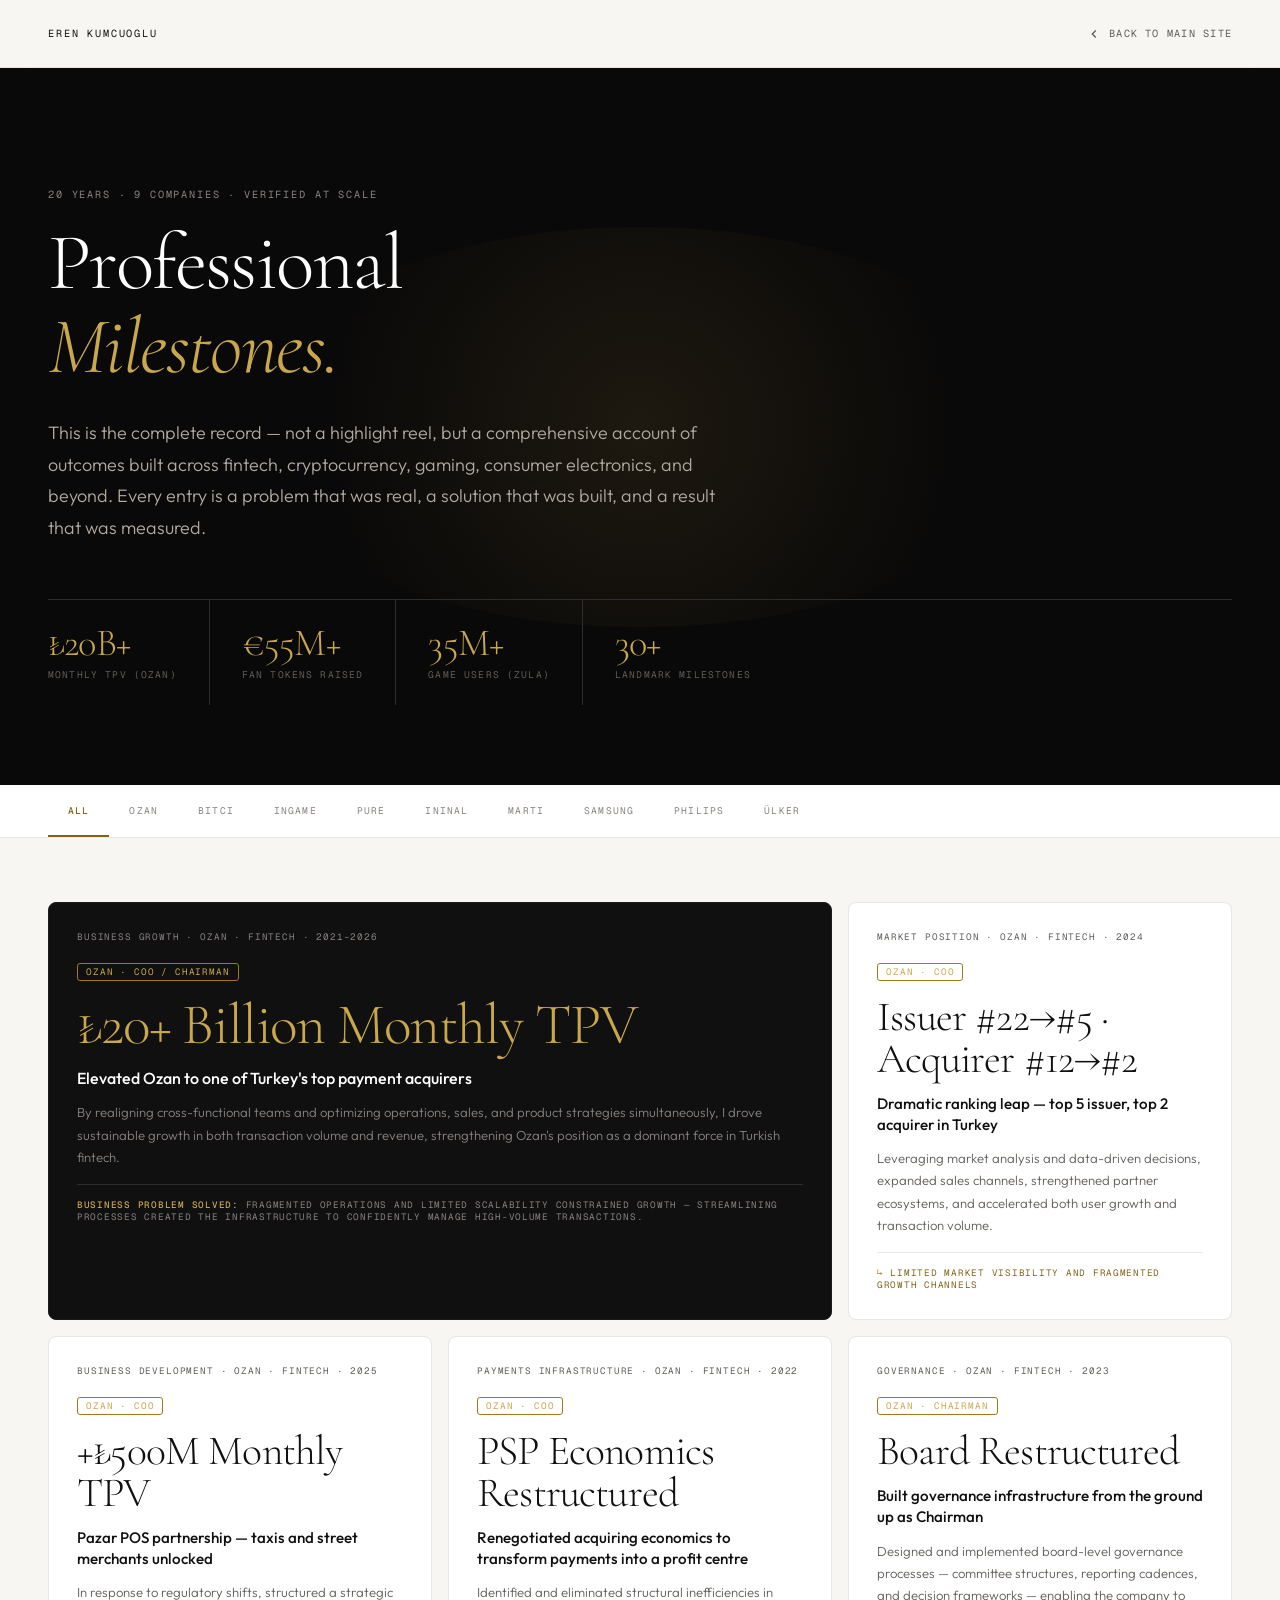
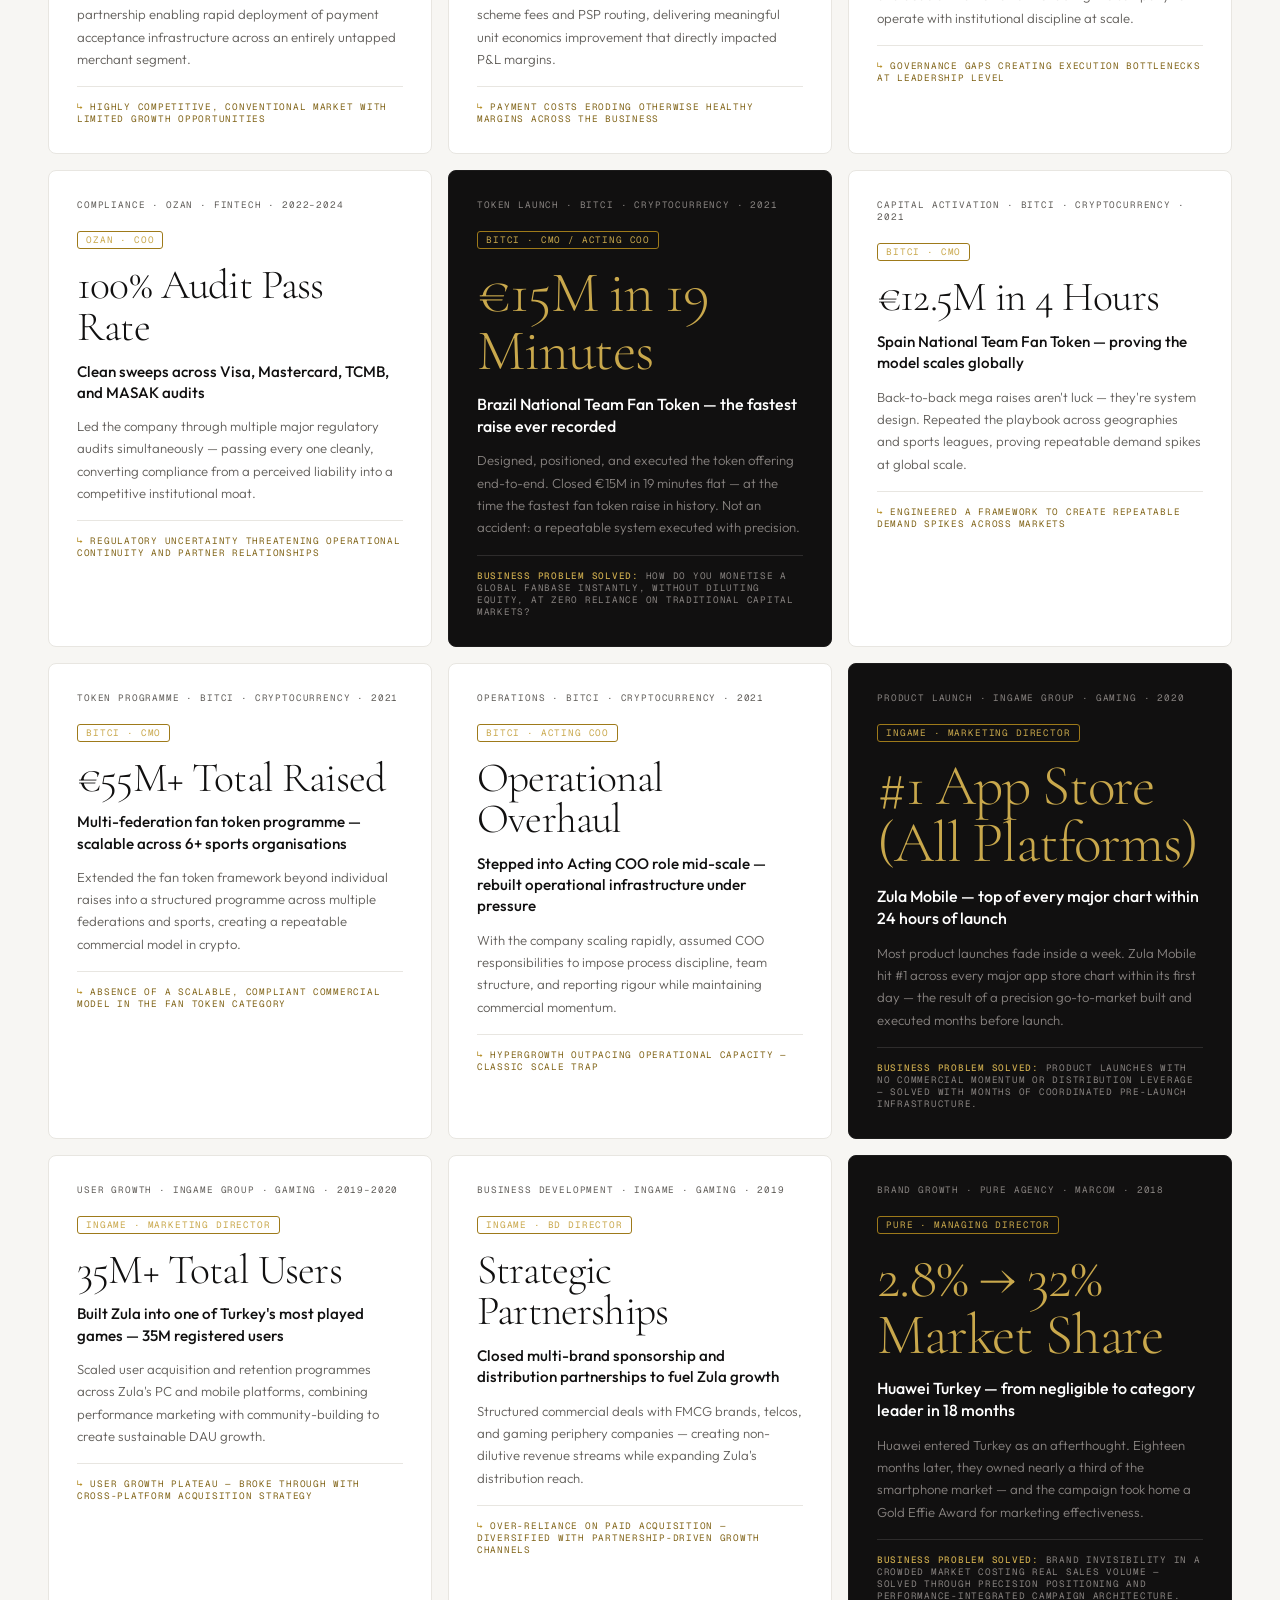
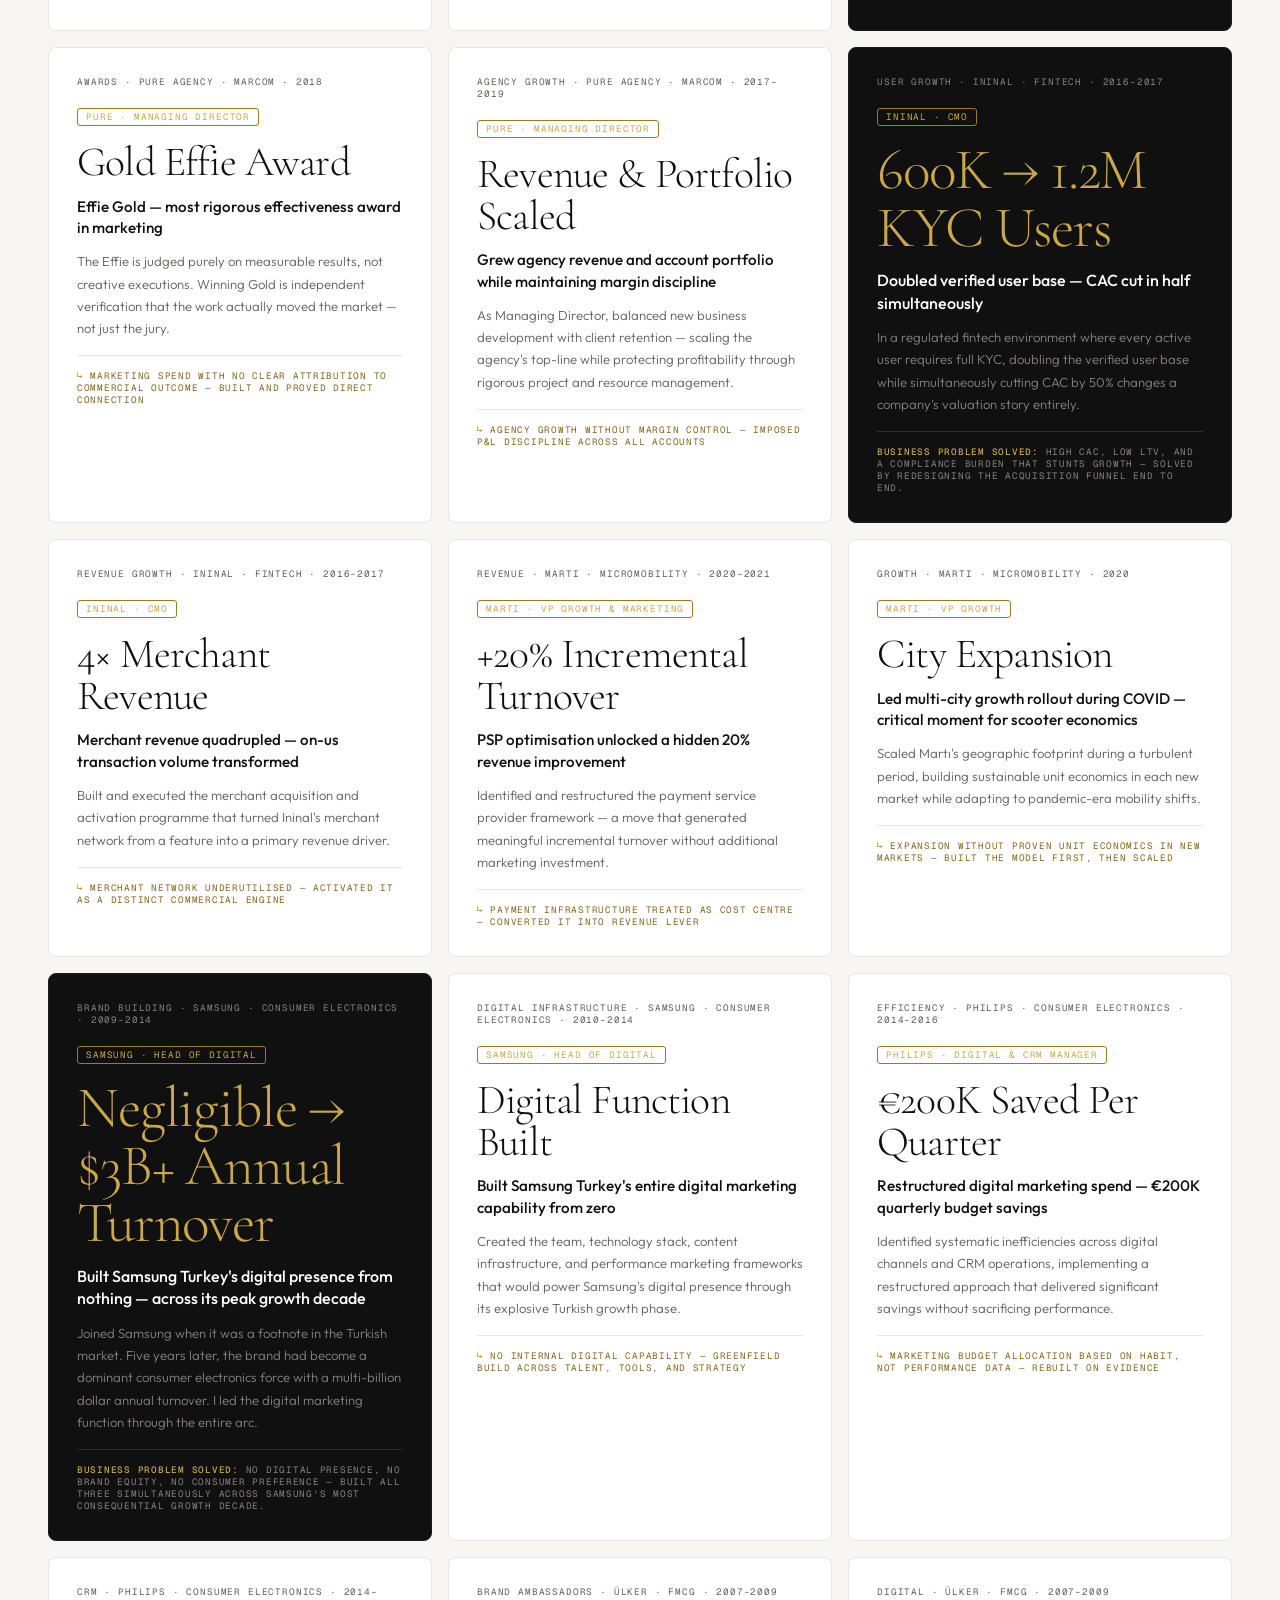
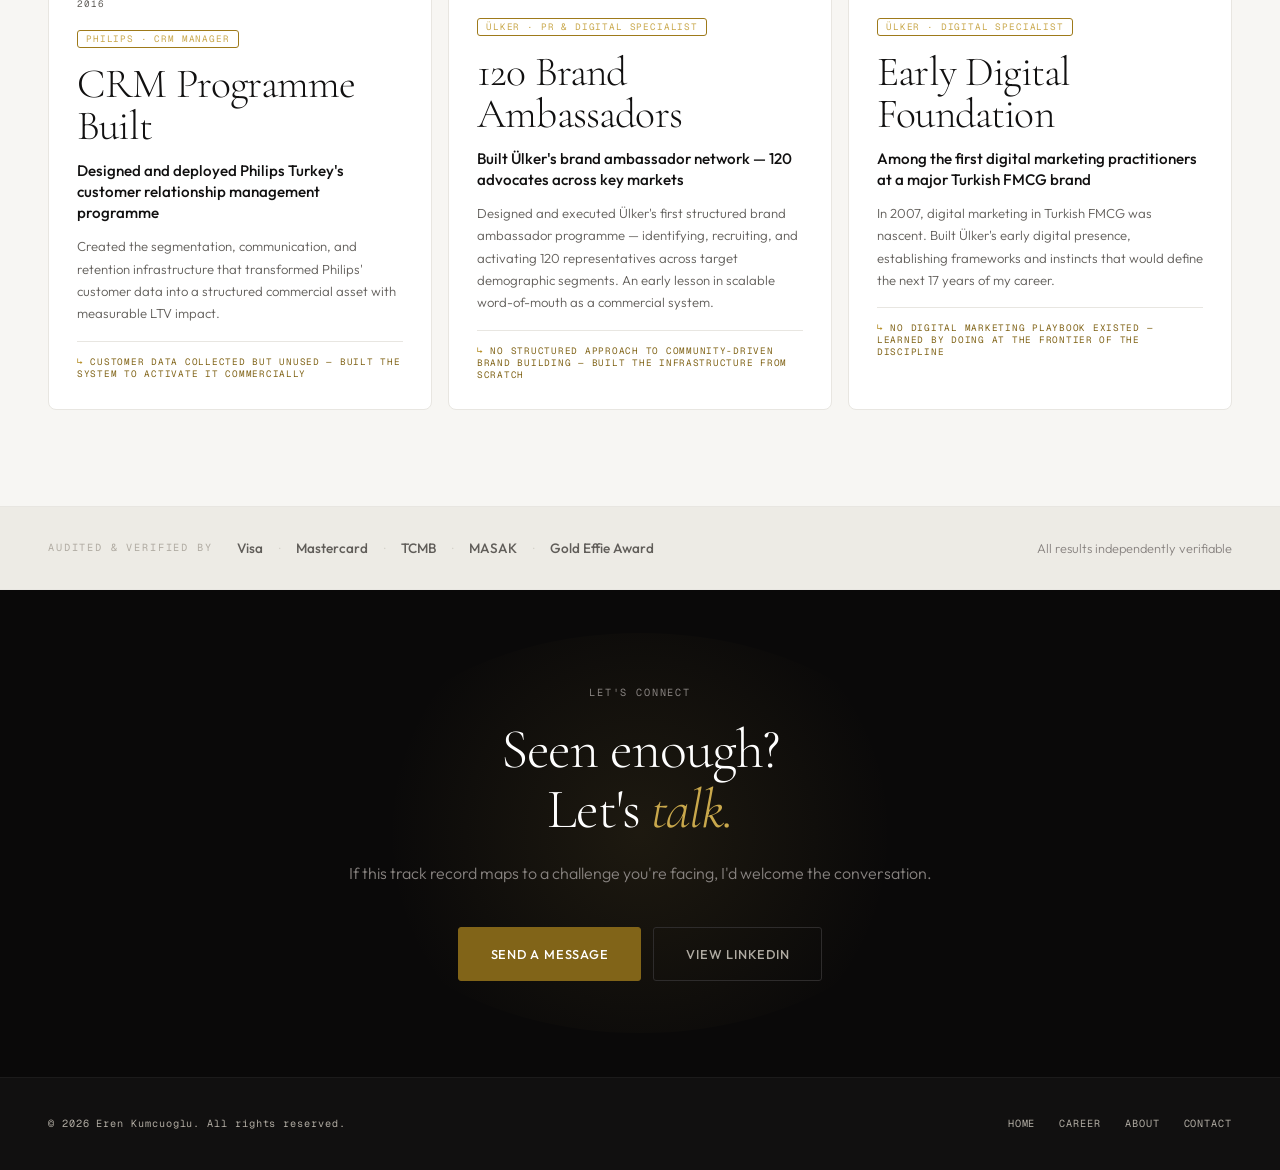
<file: erenkumcuoglu/professional-milestones.html>
<!DOCTYPE html>
<html lang="en">

<head>
  <meta charset="UTF-8" />
  <meta name="viewport" content="width=device-width, initial-scale=1.0" />
  <meta name="description"
    content="Eren Kumcuoglu — Professional Milestones. A comprehensive record of verified outcomes, landmark achievements, and impact across fintech, crypto, gaming, and consumer markets." />
  <title>Professional Milestones — Eren Kumcuoglu</title>

  <!-- Canonical -->
<link rel="canonical" href="https://erenkumcuoglu.com/career-journey" />

  <!-- Fonts -->
  <link rel="preconnect" href="https://fonts.googleapis.com" />
  <link rel="preconnect" href="https://fonts.gstatic.com" crossorigin />
  <link
    href="https://fonts.googleapis.com/css2?family=Cormorant+Garamond:ital,wght@0,300;0,400;0,600;1,300;1,400&family=Geist+Mono:wght@300;400;500&family=Outfit:wght@300;400;500;600&display=swap"
    rel="stylesheet" />

  <style>
    :root {
      --p950: #0A0909;
      --p900: #111010;
      --p800: #1C1B1B;
      --p700: #2E2C2C;
      --p600: #413E3E;
      --p500: #5C5858;
      --s100: #F7F6F3;
      --s200: #EDEBE5;
      --a400: #C9A84C;
      --a500: #B8922E;
      --a600: #9E7A1A;
      --a700: #816418;
      --n0: #FFFFFF;
      --n100: #F4F3F0;
      --n200: #E8E6E1;
      --n300: #D2CFC8;
      --n400: #B0ABA2;
      --n500: #888380;
      --n600: #605D59;
      --n700: #3E3C39;
      --n800: #252320;
      --fd: "Cormorant Garamond", Georgia, serif;
      --fb: "Outfit", sans-serif;
      --fm: "Geist Mono", monospace;
      --ease: cubic-bezier(0, 0, 0.2, 1);
    }

    *, *::before, *::after { box-sizing: border-box; margin: 0; padding: 0; }
    html { scroll-behavior: smooth; -webkit-text-size-adjust: 100%; }
    body { font-family: var(--fb); background: var(--s100); color: var(--p900); -webkit-font-smoothing: antialiased; }
    ul { list-style: none; }
    a { text-decoration: none; }
    button { font-family: inherit; cursor: pointer; border: none; background: none; }

    @media (prefers-reduced-motion: reduce) {
      *, *::before, *::after { animation-duration: 0.01ms !important; transition-duration: 0.01ms !important; }
    }

    @keyframes fadeUp {
      from { opacity: 0; transform: translateY(20px); }
      to { opacity: 1; transform: translateY(0); }
    }
    @keyframes expandLine {
      from { transform: scaleX(0); transform-origin: left; }
      to { transform: scaleX(1); transform-origin: left; }
    }
    @keyframes pulseGlow {
      0%, 100% { opacity: 0.10; }
      50% { opacity: 0.20; }
    }

    .reveal {
      opacity: 0; transform: translateY(20px);
      transition: opacity 700ms var(--ease), transform 700ms var(--ease);
    }
    .reveal.revealed { opacity: 1; transform: none; }

    /* ─────────────────────────────────────────────────────────────────────
       NAVBAR
    ───────────────────────────────────────────────────────────────────── */
    .nav {
      position: sticky; top: 0; z-index: 50;
      display: flex; align-items: center; justify-content: space-between;
      padding: 0 48px; height: 68px;
      background: rgba(247, 246, 243, 0.88);
      backdrop-filter: blur(12px);
      border-bottom: 1px solid var(--n200);
      transition: box-shadow 300ms var(--ease);
    }
    .nav.scrolled { box-shadow: 0 2px 16px rgba(10,9,9,0.08); }

    .nav-brand {
      font-family: var(--fm); font-size: 0.64rem; letter-spacing: 0.18em;
      text-transform: uppercase; color: var(--p900);
      transition: color 300ms var(--ease);
    }
    .nav-brand:hover { color: var(--a700); }

    .nav-back {
      display: inline-flex; align-items: center; gap: 8px;
      font-family: var(--fm); font-size: 0.64rem; letter-spacing: 0.12em;
      text-transform: uppercase; color: var(--n600);
      transition: color 300ms var(--ease);
    }
    .nav-back:hover { color: var(--a700); }
    .nav-back svg { width: 14px; height: 14px; }

    @media (max-width: 768px) { .nav { padding: 0 20px; height: 60px; } }

    /* ─────────────────────────────────────────────────────────────────────
       HERO
    ───────────────────────────────────────────────────────────────────── */
    .page-hero {
      background: var(--p950); color: var(--n0);
      padding: 80px 20px 64px;
      position: relative; overflow: hidden;
    }
    @media (min-width: 768px) { .page-hero { padding: 120px 48px 80px; } }

    .page-hero-inner { max-width: 1280px; margin: 0 auto; position: relative; z-index: 1; }

    .hero-glow {
      position: absolute; top: 50%; left: 50%;
      transform: translate(-50%, -50%);
      width: 800px; height: 400px; border-radius: 50%;
      background: radial-gradient(circle, rgba(201,168,76,0.10) 0%, transparent 70%);
      animation: pulseGlow 5s ease-in-out infinite;
      pointer-events: none;
    }

    .page-hero-eyebrow {
      font-family: var(--fm); font-size: 0.64rem; letter-spacing: 0.18em;
      text-transform: uppercase; color: var(--n500); margin-bottom: 20px;
      animation: fadeUp 0.8s var(--ease) 0.2s both;
    }

    .page-hero-title {
      font-family: var(--fd); font-weight: 300; letter-spacing: -0.02em;
      line-height: 1.05; font-size: clamp(2.8rem, 9vw, 5rem);
      color: var(--n0); margin-bottom: 28px;
      animation: fadeUp 0.8s var(--ease) 0.35s both;
    }
    .page-hero-title em { font-style: italic; color: var(--a400); }

    .page-hero-lead {
      font-family: var(--fb); font-weight: 300; font-size: clamp(1rem, 1.8vw, 1.125rem);
      line-height: 1.75; color: var(--n400); max-width: 680px;
      animation: fadeUp 0.8s var(--ease) 0.5s both;
    }

    /* Hero stats strip */
    .hero-stats {
      display: flex; flex-wrap: wrap; gap: 0;
      margin-top: 56px; border-top: 1px solid var(--p700);
      animation: fadeUp 0.8s var(--ease) 0.65s both;
    }
    .hero-stat {
      padding: 24px 32px 24px 0;
      border-right: 1px solid var(--p700);
      margin-right: 32px;
    }
    .hero-stat:last-child { border-right: none; margin-right: 0; }
    .hero-stat-val {
      font-family: var(--fd); font-weight: 300; font-size: clamp(1.6rem, 4vw, 2.4rem);
      letter-spacing: -0.02em; line-height: 1; color: var(--a400); margin-bottom: 6px;
    }
    .hero-stat-lbl {
      font-family: var(--fm); font-size: 0.6rem; letter-spacing: 0.12em;
      text-transform: uppercase; color: var(--n600);
    }

    /* ─────────────────────────────────────────────────────────────────────
       FILTER BAR
    ───────────────────────────────────────────────────────────────────── */
    .filter-bar {
      background: var(--n0); border-bottom: 1px solid var(--n200);
      position: sticky; top: 68px; z-index: 40;
      padding: 0 20px;
      overflow-x: auto; scrollbar-width: none;
    }
    .filter-bar::-webkit-scrollbar { display: none; }
    @media (min-width: 768px) { .filter-bar { padding: 0 48px; top: 68px; } }

    .filter-inner {
      max-width: 1280px; margin: 0 auto;
      display: flex; gap: 0; align-items: stretch;
    }

    .filter-btn {
      flex-shrink: 0;
      padding: 0 20px; height: 52px;
      font-family: var(--fm); font-size: 0.6rem; letter-spacing: 0.12em;
      text-transform: uppercase; color: var(--n500);
      border-bottom: 2px solid transparent;
      transition: color 200ms var(--ease), border-color 200ms var(--ease);
      cursor: pointer; background: none; border-top: none; border-left: none; border-right: none;
      white-space: nowrap;
    }
    .filter-btn:hover { color: var(--p900); }
    .filter-btn.active {
      color: var(--a700);
      border-bottom-color: var(--a700);
      font-weight: 500;
    }

    /* ─────────────────────────────────────────────────────────────────────
       GALLERY GRID
    ───────────────────────────────────────────────────────────────────── */
    .gallery {
      padding: 48px 20px 80px;
    }
    @media (min-width: 768px) { .gallery { padding: 64px 48px 96px; } }

    .gallery-inner { max-width: 1280px; margin: 0 auto; }

    .gallery-grid {
      display: grid;
      grid-template-columns: 1fr;
      gap: 16px;
    }
    @media (min-width: 576px) {
      .gallery-grid { grid-template-columns: repeat(2, 1fr); }
    }
    @media (min-width: 900px) {
      .gallery-grid { grid-template-columns: repeat(3, 1fr); }
    }

    /* milestone card */
    .m-card {
      background: var(--n0); border: 1px solid var(--n200); border-radius: 8px;
      padding: 28px; position: relative; overflow: hidden;
      transition: box-shadow 300ms var(--ease), transform 300ms var(--ease), border-color 300ms var(--ease);
    }
    .m-card::before {
      content: ''; position: absolute; top: 0; left: 0; right: 0; height: 2px;
      background: var(--a500); transform: scaleX(0); transform-origin: left;
      transition: transform 300ms var(--ease);
    }
    .m-card:hover {
      box-shadow: 0 8px 32px rgba(10,9,9,0.10);
      transform: translateY(-3px);
      border-color: var(--n300);
    }
    .m-card:hover::before { transform: scaleX(1); }

    /* featured card (dark) */
    .m-card.feat {
      background: var(--p900); border-color: var(--p800);
    }
    .m-card.feat:hover { border-color: var(--p600); }
    .m-card.feat::before { background: var(--a400); }

    /* span 2 cols on medium+ */
    .m-card.wide { }
    @media (min-width: 900px) {
      .m-card.wide { grid-column: span 2; }
    }

    .m-tag {
      font-family: var(--fm); font-size: 0.58rem; letter-spacing: 0.09em;
      text-transform: uppercase; margin-bottom: 16px;
      color: var(--n600);
    }
    .m-card.feat .m-tag { color: var(--n500); }

    .m-company-badge {
      display: inline-block;
      font-family: var(--fm); font-size: 0.58rem; letter-spacing: 0.09em;
      text-transform: uppercase; color: var(--a400);
      border: 1px solid var(--a600); padding: 2px 8px; border-radius: 3px;
      margin-bottom: 16px;
    }

    .m-num {
      font-family: var(--fd); font-weight: 300; letter-spacing: -0.02em;
      line-height: 1; margin-bottom: 12px;
      font-size: clamp(1.8rem, 5vw, 2.6rem);
      color: var(--p900);
    }
    .m-card.feat .m-num { color: var(--a400); font-size: clamp(2.4rem, 6vw, 3.6rem); }

    .m-title {
      font-family: var(--fb); font-size: 0.95rem; font-weight: 500;
      line-height: 1.4; margin-bottom: 12px; color: var(--p900);
    }
    .m-card.feat .m-title { color: var(--n0); font-size: 1rem; }

    .m-detail {
      font-family: var(--fb); font-size: 0.82rem; font-weight: 300;
      line-height: 1.7; color: var(--n600); margin-bottom: 16px;
    }
    .m-card.feat .m-detail { color: var(--n500); }

    .m-pain {
      font-family: var(--fm); font-size: 0.58rem; letter-spacing: 0.08em;
      text-transform: uppercase; color: var(--a700);
      border-top: 1px solid var(--n200); padding-top: 14px; margin-top: 4px;
    }
    .m-card.feat .m-pain {
      color: var(--n500); border-top-color: var(--p700);
    }
    .m-pain strong { color: var(--a500); font-weight: 500; }
    .m-card.feat .m-pain strong { color: var(--a400); }

    /* No results */
    .no-results {
      grid-column: 1 / -1; text-align: center; padding: 64px 0;
      font-family: var(--fb); color: var(--n500); font-size: 0.9rem;
    }

    /* ─────────────────────────────────────────────────────────────────────
       PROOF BAR
    ───────────────────────────────────────────────────────────────────── */
    .proof-section {
      background: var(--s200); border-top: 1px solid var(--n200);
      border-bottom: 1px solid var(--n200);
      padding: 32px 20px;
    }
    @media (min-width: 768px) { .proof-section { padding: 32px 48px; } }

    .proof-inner {
      max-width: 1280px; margin: 0 auto;
      display: flex; flex-wrap: wrap; align-items: center; gap: 24px;
    }
    .proof-label {
      font-family: var(--fm); font-size: 0.64rem; letter-spacing: 0.18em;
      text-transform: uppercase; color: var(--n400); flex-shrink: 0;
    }
    .proof-items { display: flex; flex-wrap: wrap; gap: 16px; align-items: center; }
    .proof-item {
      font-family: var(--fb); font-size: 0.85rem; font-weight: 500; color: var(--n600);
    }
    .proof-dot { color: var(--n300); font-size: 0.7rem; }
    .proof-note {
      margin-left: auto;
      font-family: var(--fb); font-size: 0.8rem; font-weight: 300; color: var(--n500);
    }

    /* ─────────────────────────────────────────────────────────────────────
       CLOSING CTA
    ───────────────────────────────────────────────────────────────────── */
    .closing {
      background: var(--p950); color: var(--n0);
      padding: 64px 20px; text-align: center; position: relative; overflow: hidden;
    }
    @media (min-width: 768px) { .closing { padding: 96px 48px; } }

    .closing-glow {
      position: absolute; top: 50%; left: 50%;
      transform: translate(-50%,-50%);
      width: 600px; height: 400px; border-radius: 50%;
      background: radial-gradient(circle, rgba(201,168,76,0.10) 0%, transparent 70%);
      animation: pulseGlow 5s ease-in-out infinite;
      pointer-events: none;
    }
    .closing-inner { position: relative; z-index: 1; max-width: 640px; margin: 0 auto; }

    .closing-eyebrow {
      font-family: var(--fm); font-size: 0.64rem; letter-spacing: 0.18em;
      text-transform: uppercase; color: var(--n500); margin-bottom: 20px;
    }
    .closing-headline {
      font-family: var(--fd); font-weight: 300; letter-spacing: -0.02em;
      line-height: 1.08; font-size: clamp(2rem, 6vw, 3.5rem);
      color: var(--n0); margin-bottom: 20px;
    }
    .closing-headline em { font-style: italic; color: var(--a400); }
    .closing-sub {
      font-family: var(--fb); font-size: 1rem; font-weight: 300;
      color: var(--n500); line-height: 1.7; margin-bottom: 40px;
    }
    .btn-row { display: flex; flex-wrap: wrap; gap: 12px; justify-content: center; }

    /* ─────────────────────────────────────────────────────────────────────
       BUTTONS
    ───────────────────────────────────────────────────────────────────── */
    .btn {
      display: inline-flex; align-items: center; justify-content: center; gap: 8px;
      font-family: var(--fb); font-weight: 500; letter-spacing: 0.06em;
      text-transform: uppercase; white-space: nowrap;
      border: 1px solid; border-radius: 3px; cursor: pointer;
      transition: all 300ms var(--ease);
    }
    .btn-lg { padding: 0 32px; height: 54px; font-size: 0.8rem; }
    .btn-accent { background: var(--a700); color: var(--n0); border-color: var(--a700); }
    .btn-accent:hover { background: var(--a600); border-color: var(--a600); transform: translateY(-1px); box-shadow: 0 4px 20px rgba(129,100,24,0.30); }
    .btn-ghost-dark { background: transparent; color: var(--n400); border-color: var(--p700); }
    .btn-ghost-dark:hover { background: var(--p800); color: var(--n0); transform: translateY(-1px); }

    /* ─────────────────────────────────────────────────────────────────────
       FOOTER
    ───────────────────────────────────────────────────────────────────── */
    .footer {
      background: var(--p900); border-top: 1px solid var(--p800);
      padding: 24px 20px;
      display: flex; flex-wrap: wrap; align-items: center;
      justify-content: space-between; gap: 20px;
    }
    @media (min-width: 768px) { .footer { padding: 24px 48px; } }
    .footer-copy { font-family: var(--fm); font-size: 0.64rem; letter-spacing: 0.09em; color: var(--n400); }
    .footer-links { display: flex; flex-wrap: wrap; gap: 12px 24px; }
    .footer-link {
      font-family: var(--fm); font-size: 0.64rem; letter-spacing: 0.09em;
      text-transform: uppercase; color: var(--n400);
      min-height: 44px; display: inline-flex; align-items: center;
      transition: color 200ms var(--ease);
    }
    .footer-link:hover { color: var(--n200); }
  </style>
</head>

<body>

  <!-- ── NAVBAR ──────────────────────────────────────────────────────────── -->
  <nav class="nav" id="main-nav" aria-label="Main navigation">
    <a href="/" class="nav-brand" aria-label="Eren Kumcuoglu — home">Eren Kumcuoglu</a>
    <a href="/" class="nav-back" aria-label="Back to main site">
      <svg viewBox="0 0 16 16" fill="none" stroke="currentColor" stroke-width="1.5">
        <path d="M10 12L6 8l4-4"/>
      </svg>
      Back to main site
    </a>
  </nav>

  <!-- ── MAIN ──────────────────────────────────────────────────────────────── -->
  <main id="main-content" tabindex="-1">

    <!-- HERO ──────────────────────────────────────────────────────────────── -->
    <section class="page-hero" aria-label="Professional Milestones">
      <div class="hero-glow" aria-hidden="true"></div>
      <div class="page-hero-inner">
        <p class="page-hero-eyebrow">20 Years · 9 Companies · Verified at Scale</p>
        <h1 class="page-hero-title">
          Professional<br><em>Milestones.</em>
        </h1>
        <p class="page-hero-lead">
          This is the complete record — not a highlight reel, but a comprehensive account of outcomes built
          across fintech, cryptocurrency, gaming, consumer electronics, and beyond. Every entry is a
          problem that was real, a solution that was built, and a result that was measured.
        </p>
        <div class="hero-stats">
          <div class="hero-stat">
            <p class="hero-stat-val">₺20B+</p>
            <p class="hero-stat-lbl">Monthly TPV (Ozan)</p>
          </div>
          <div class="hero-stat">
            <p class="hero-stat-val">€55M+</p>
            <p class="hero-stat-lbl">Fan tokens raised</p>
          </div>
          <div class="hero-stat">
            <p class="hero-stat-val">35M+</p>
            <p class="hero-stat-lbl">Game users (Zula)</p>
          </div>
          <div class="hero-stat">
            <p class="hero-stat-val">30+</p>
            <p class="hero-stat-lbl">Landmark milestones</p>
          </div>
        </div>
      </div>
    </section>

    <!-- FILTER BAR ──────────────────────────────────────────────────────── -->
    <div class="filter-bar" role="navigation" aria-label="Filter milestones">
      <div class="filter-inner">
        <button class="filter-btn active" data-filter="all" onclick="filterCards('all', this)">All</button>
        <button class="filter-btn" data-filter="ozan" onclick="filterCards('ozan', this)">Ozan</button>
        <button class="filter-btn" data-filter="bitci" onclick="filterCards('bitci', this)">Bitci</button>
        <button class="filter-btn" data-filter="ingame" onclick="filterCards('ingame', this)">InGame</button>
        <button class="filter-btn" data-filter="pure" onclick="filterCards('pure', this)">Pure</button>
        <button class="filter-btn" data-filter="ininal" onclick="filterCards('ininal', this)">Ininal</button>
        <button class="filter-btn" data-filter="marti" onclick="filterCards('marti', this)">Martı</button>
        <button class="filter-btn" data-filter="samsung" onclick="filterCards('samsung', this)">Samsung</button>
        <button class="filter-btn" data-filter="philips" onclick="filterCards('philips', this)">Philips</button>
        <button class="filter-btn" data-filter="ulker" onclick="filterCards('ulker', this)">Ülker</button>
      </div>
    </div>

    <!-- GALLERY ──────────────────────────────────────────────────────────── -->
    <section class="gallery" aria-label="Milestone gallery">
      <div class="gallery-inner">
        <div class="gallery-grid" id="gallery-grid">

          <!-- ── OZAN ──────────────────────────────────── -->
          <article class="m-card feat wide reveal" data-company="ozan">
            <p class="m-tag">Business Growth · Ozan · Fintech · 2021–2026</p>
            <p class="m-company-badge">Ozan · COO / Chairman</p>
            <p class="m-num">₺20+ Billion Monthly TPV</p>
            <h2 class="m-title">Elevated Ozan to one of Turkey's top payment acquirers</h2>
            <p class="m-detail">By realigning cross-functional teams and optimizing operations, sales, and product
              strategies simultaneously, I drove sustainable growth in both transaction volume and revenue,
              strengthening Ozan's position as a dominant force in Turkish fintech.</p>
            <p class="m-pain"><strong>Business problem solved:</strong> Fragmented operations and limited scalability constrained growth — streamlining processes created the infrastructure to confidently manage high-volume transactions.</p>
          </article>

          <article class="m-card reveal" data-company="ozan" style="transition-delay:60ms">
            <p class="m-tag">Market Position · Ozan · Fintech · 2024</p>
            <p class="m-company-badge">Ozan · COO</p>
            <p class="m-num">Issuer #22→#5 · Acquirer #12→#2</p>
            <h2 class="m-title">Dramatic ranking leap — top 5 issuer, top 2 acquirer in Turkey</h2>
            <p class="m-detail">Leveraging market analysis and data-driven decisions, expanded sales channels,
              strengthened partner ecosystems, and accelerated both user growth and transaction volume.</p>
            <p class="m-pain"><strong>↳</strong> Limited market visibility and fragmented growth channels</p>
          </article>

          <article class="m-card reveal" data-company="ozan" style="transition-delay:120ms">
            <p class="m-tag">Business Development · Ozan · Fintech · 2025</p>
            <p class="m-company-badge">Ozan · COO</p>
            <p class="m-num">+₺500M Monthly TPV</p>
            <h2 class="m-title">Pazar POS partnership — taxis and street merchants unlocked</h2>
            <p class="m-detail">In response to regulatory shifts, structured a strategic partnership enabling rapid deployment
              of payment acceptance infrastructure across an entirely untapped merchant segment.</p>
            <p class="m-pain"><strong>↳</strong> Highly competitive, conventional market with limited growth opportunities</p>
          </article>

          <article class="m-card reveal" data-company="ozan" style="transition-delay:180ms">
            <p class="m-tag">Payments Infrastructure · Ozan · Fintech · 2022</p>
            <p class="m-company-badge">Ozan · COO</p>
            <p class="m-num">PSP Economics Restructured</p>
            <h2 class="m-title">Renegotiated acquiring economics to transform payments into a profit centre</h2>
            <p class="m-detail">Identified and eliminated structural inefficiencies in scheme fees and PSP routing, delivering
              meaningful unit economics improvement that directly impacted P&L margins.</p>
            <p class="m-pain"><strong>↳</strong> Payment costs eroding otherwise healthy margins across the business</p>
          </article>

          <article class="m-card reveal" data-company="ozan" style="transition-delay:240ms">
            <p class="m-tag">Governance · Ozan · Fintech · 2023</p>
            <p class="m-company-badge">Ozan · Chairman</p>
            <p class="m-num">Board Restructured</p>
            <h2 class="m-title">Built governance infrastructure from the ground up as Chairman</h2>
            <p class="m-detail">Designed and implemented board-level governance processes — committee structures,
              reporting cadences, and decision frameworks — enabling the company to operate with institutional
              discipline at scale.</p>
            <p class="m-pain"><strong>↳</strong> Governance gaps creating execution bottlenecks at leadership level</p>
          </article>

          <article class="m-card reveal" data-company="ozan" style="transition-delay:300ms">
            <p class="m-tag">Compliance · Ozan · Fintech · 2022–2024</p>
            <p class="m-company-badge">Ozan · COO</p>
            <p class="m-num">100% Audit Pass Rate</p>
            <h2 class="m-title">Clean sweeps across Visa, Mastercard, TCMB, and MASAK audits</h2>
            <p class="m-detail">Led the company through multiple major regulatory audits simultaneously — passing
              every one cleanly, converting compliance from a perceived liability into a competitive institutional moat.</p>
            <p class="m-pain"><strong>↳</strong> Regulatory uncertainty threatening operational continuity and partner relationships</p>
          </article>

          <!-- ── BITCI ──────────────────────────────────── -->
          <article class="m-card feat reveal" data-company="bitci" style="transition-delay:60ms">
            <p class="m-tag">Token Launch · Bitci · Cryptocurrency · 2021</p>
            <p class="m-company-badge">Bitci · CMO / Acting COO</p>
            <p class="m-num">€15M in 19 Minutes</p>
            <h2 class="m-title">Brazil National Team Fan Token — the fastest raise ever recorded</h2>
            <p class="m-detail">Designed, positioned, and executed the token offering end-to-end. Closed €15M in
              19 minutes flat — at the time the fastest fan token raise in history. Not an accident: a
              repeatable system executed with precision.</p>
            <p class="m-pain"><strong>Business problem solved:</strong> How do you monetise a global fanbase instantly, without diluting equity, at zero reliance on traditional capital markets?</p>
          </article>

          <article class="m-card reveal" data-company="bitci" style="transition-delay:120ms">
            <p class="m-tag">Capital Activation · Bitci · Cryptocurrency · 2021</p>
            <p class="m-company-badge">Bitci · CMO</p>
            <p class="m-num">€12.5M in 4 Hours</p>
            <h2 class="m-title">Spain National Team Fan Token — proving the model scales globally</h2>
            <p class="m-detail">Back-to-back mega raises aren't luck — they're system design. Repeated the playbook
              across geographies and sports leagues, proving repeatable demand spikes at global scale.</p>
            <p class="m-pain"><strong>↳</strong> Engineered a framework to create repeatable demand spikes across markets</p>
          </article>

          <article class="m-card reveal" data-company="bitci" style="transition-delay:180ms">
            <p class="m-tag">Token Programme · Bitci · Cryptocurrency · 2021</p>
            <p class="m-company-badge">Bitci · CMO</p>
            <p class="m-num">€55M+ Total Raised</p>
            <h2 class="m-title">Multi-federation fan token programme — scalable across 6+ sports organisations</h2>
            <p class="m-detail">Extended the fan token framework beyond individual raises into a structured programme
              across multiple federations and sports, creating a repeatable commercial model in crypto.</p>
            <p class="m-pain"><strong>↳</strong> Absence of a scalable, compliant commercial model in the fan token category</p>
          </article>

          <article class="m-card reveal" data-company="bitci" style="transition-delay:240ms">
            <p class="m-tag">Operations · Bitci · Cryptocurrency · 2021</p>
            <p class="m-company-badge">Bitci · Acting COO</p>
            <p class="m-num">Operational Overhaul</p>
            <h2 class="m-title">Stepped into Acting COO role mid-scale — rebuilt operational infrastructure under pressure</h2>
            <p class="m-detail">With the company scaling rapidly, assumed COO responsibilities to impose process discipline,
              team structure, and reporting rigour while maintaining commercial momentum.</p>
            <p class="m-pain"><strong>↳</strong> Hypergrowth outpacing operational capacity — classic scale trap</p>
          </article>

          <!-- ── INGAME ──────────────────────────────────── -->
          <article class="m-card feat reveal" data-company="ingame">
            <p class="m-tag">Product Launch · InGame Group · Gaming · 2020</p>
            <p class="m-company-badge">InGame · Marketing Director</p>
            <p class="m-num">#1 App Store (All Platforms)</p>
            <h2 class="m-title">Zula Mobile — top of every major chart within 24 hours of launch</h2>
            <p class="m-detail">Most product launches fade inside a week. Zula Mobile hit #1 across every major app
              store chart within its first day — the result of a precision go-to-market built and executed months before launch.</p>
            <p class="m-pain"><strong>Business problem solved:</strong> Product launches with no commercial momentum or distribution leverage — solved with months of coordinated pre-launch infrastructure.</p>
          </article>

          <article class="m-card reveal" data-company="ingame" style="transition-delay:80ms">
            <p class="m-tag">User Growth · InGame Group · Gaming · 2019–2020</p>
            <p class="m-company-badge">InGame · Marketing Director</p>
            <p class="m-num">35M+ Total Users</p>
            <h2 class="m-title">Built Zula into one of Turkey's most played games — 35M registered users</h2>
            <p class="m-detail">Scaled user acquisition and retention programmes across Zula's PC and mobile platforms,
              combining performance marketing with community-building to create sustainable DAU growth.</p>
            <p class="m-pain"><strong>↳</strong> User growth plateau — broke through with cross-platform acquisition strategy</p>
          </article>

          <article class="m-card reveal" data-company="ingame" style="transition-delay:160ms">
            <p class="m-tag">Business Development · InGame · Gaming · 2019</p>
            <p class="m-company-badge">InGame · BD Director</p>
            <p class="m-num">Strategic Partnerships</p>
            <h2 class="m-title">Closed multi-brand sponsorship and distribution partnerships to fuel Zula growth</h2>
            <p class="m-detail">Structured commercial deals with FMCG brands, telcos, and gaming periphery companies —
              creating non-dilutive revenue streams while expanding Zula's distribution reach.</p>
            <p class="m-pain"><strong>↳</strong> Over-reliance on paid acquisition — diversified with partnership-driven growth channels</p>
          </article>

          <!-- ── PURE ──────────────────────────────────── -->
          <article class="m-card feat reveal" data-company="pure">
            <p class="m-tag">Brand Growth · Pure Agency · Marcom · 2018</p>
            <p class="m-company-badge">Pure · Managing Director</p>
            <p class="m-num">2.8% → 32% Market Share</p>
            <h2 class="m-title">Huawei Turkey — from negligible to category leader in 18 months</h2>
            <p class="m-detail">Huawei entered Turkey as an afterthought. Eighteen months later, they owned nearly a third
              of the smartphone market — and the campaign took home a Gold Effie Award for marketing effectiveness.</p>
            <p class="m-pain"><strong>Business problem solved:</strong> Brand invisibility in a crowded market costing real sales volume — solved through precision positioning and performance-integrated campaign architecture.</p>
          </article>

          <article class="m-card reveal" data-company="pure" style="transition-delay:80ms">
            <p class="m-tag">Awards · Pure Agency · Marcom · 2018</p>
            <p class="m-company-badge">Pure · Managing Director</p>
            <p class="m-num">Gold Effie Award</p>
            <h2 class="m-title">Effie Gold — most rigorous effectiveness award in marketing</h2>
            <p class="m-detail">The Effie is judged purely on measurable results, not creative executions. Winning Gold
              is independent verification that the work actually moved the market — not just the jury.</p>
            <p class="m-pain"><strong>↳</strong> Marketing spend with no clear attribution to commercial outcome — built and proved direct connection</p>
          </article>

          <article class="m-card reveal" data-company="pure" style="transition-delay:160ms">
            <p class="m-tag">Agency Growth · Pure Agency · Marcom · 2017–2019</p>
            <p class="m-company-badge">Pure · Managing Director</p>
            <p class="m-num">Revenue & Portfolio Scaled</p>
            <h2 class="m-title">Grew agency revenue and account portfolio while maintaining margin discipline</h2>
            <p class="m-detail">As Managing Director, balanced new business development with client retention — scaling
              the agency's top-line while protecting profitability through rigorous project and resource management.</p>
            <p class="m-pain"><strong>↳</strong> Agency growth without margin control — imposed P&L discipline across all accounts</p>
          </article>

          <!-- ── ININAL ──────────────────────────────────── -->
          <article class="m-card feat reveal" data-company="ininal">
            <p class="m-tag">User Growth · Ininal · Fintech · 2016–2017</p>
            <p class="m-company-badge">Ininal · CMO</p>
            <p class="m-num">600K → 1.2M KYC Users</p>
            <h2 class="m-title">Doubled verified user base — CAC cut in half simultaneously</h2>
            <p class="m-detail">In a regulated fintech environment where every active user requires full KYC, doubling
              the verified user base while simultaneously cutting CAC by 50% changes a company's valuation story entirely.</p>
            <p class="m-pain"><strong>Business problem solved:</strong> High CAC, low LTV, and a compliance burden that stunts growth — solved by redesigning the acquisition funnel end to end.</p>
          </article>

          <article class="m-card reveal" data-company="ininal" style="transition-delay:80ms">
            <p class="m-tag">Revenue Growth · Ininal · Fintech · 2016–2017</p>
            <p class="m-company-badge">Ininal · CMO</p>
            <p class="m-num">4× Merchant Revenue</p>
            <h2 class="m-title">Merchant revenue quadrupled — on-us transaction volume transformed</h2>
            <p class="m-detail">Built and executed the merchant acquisition and activation programme that turned
              Ininal's merchant network from a feature into a primary revenue driver.</p>
            <p class="m-pain"><strong>↳</strong> Merchant network underutilised — activated it as a distinct commercial engine</p>
          </article>

          <!-- ── MARTI ──────────────────────────────────── -->
          <article class="m-card reveal" data-company="marti">
            <p class="m-tag">Revenue · Martı · Micromobility · 2020–2021</p>
            <p class="m-company-badge">Martı · VP Growth & Marketing</p>
            <p class="m-num">+20% Incremental Turnover</p>
            <h2 class="m-title">PSP optimisation unlocked a hidden 20% revenue improvement</h2>
            <p class="m-detail">Identified and restructured the payment service provider framework — a move that
              generated meaningful incremental turnover without additional marketing investment.</p>
            <p class="m-pain"><strong>↳</strong> Payment infrastructure treated as cost centre — converted it into revenue lever</p>
          </article>

          <article class="m-card reveal" data-company="marti" style="transition-delay:80ms">
            <p class="m-tag">Growth · Martı · Micromobility · 2020</p>
            <p class="m-company-badge">Martı · VP Growth</p>
            <p class="m-num">City Expansion</p>
            <h2 class="m-title">Led multi-city growth rollout during COVID — critical moment for scooter economics</h2>
            <p class="m-detail">Scaled Martı's geographic footprint during a turbulent period, building sustainable unit economics in each new market while adapting to pandemic-era mobility shifts.</p>
            <p class="m-pain"><strong>↳</strong> Expansion without proven unit economics in new markets — built the model first, then scaled</p>
          </article>

          <!-- ── SAMSUNG ──────────────────────────────────── -->
          <article class="m-card feat reveal" data-company="samsung">
            <p class="m-tag">Brand Building · Samsung · Consumer Electronics · 2009–2014</p>
            <p class="m-company-badge">Samsung · Head of Digital</p>
            <p class="m-num">Negligible → $3B+ Annual Turnover</p>
            <h2 class="m-title">Built Samsung Turkey's digital presence from nothing — across its peak growth decade</h2>
            <p class="m-detail">Joined Samsung when it was a footnote in the Turkish market. Five years later, the
              brand had become a dominant consumer electronics force with a multi-billion dollar annual turnover.
              I led the digital marketing function through the entire arc.</p>
            <p class="m-pain"><strong>Business problem solved:</strong> No digital presence, no brand equity, no consumer preference — built all three simultaneously across Samsung's most consequential growth decade.</p>
          </article>

          <article class="m-card reveal" data-company="samsung" style="transition-delay:80ms">
            <p class="m-tag">Digital Infrastructure · Samsung · Consumer Electronics · 2010–2014</p>
            <p class="m-company-badge">Samsung · Head of Digital</p>
            <p class="m-num">Digital Function Built</p>
            <h2 class="m-title">Built Samsung Turkey's entire digital marketing capability from zero</h2>
            <p class="m-detail">Created the team, technology stack, content infrastructure, and performance marketing
              frameworks that would power Samsung's digital presence through its explosive Turkish growth phase.</p>
            <p class="m-pain"><strong>↳</strong> No internal digital capability — greenfield build across talent, tools, and strategy</p>
          </article>

          <!-- ── PHILIPS ──────────────────────────────────── -->
          <article class="m-card reveal" data-company="philips">
            <p class="m-tag">Efficiency · Philips · Consumer Electronics · 2014–2016</p>
            <p class="m-company-badge">Philips · Digital & CRM Manager</p>
            <p class="m-num">€200K Saved Per Quarter</p>
            <h2 class="m-title">Restructured digital marketing spend — €200K quarterly budget savings</h2>
            <p class="m-detail">Identified systematic inefficiencies across digital channels and CRM operations,
              implementing a restructured approach that delivered significant savings without sacrificing performance.</p>
            <p class="m-pain"><strong>↳</strong> Marketing budget allocation based on habit, not performance data — rebuilt on evidence</p>
          </article>

          <article class="m-card reveal" data-company="philips" style="transition-delay:80ms">
            <p class="m-tag">CRM · Philips · Consumer Electronics · 2014–2016</p>
            <p class="m-company-badge">Philips · CRM Manager</p>
            <p class="m-num">CRM Programme Built</p>
            <h2 class="m-title">Designed and deployed Philips Turkey's customer relationship management programme</h2>
            <p class="m-detail">Created the segmentation, communication, and retention infrastructure that transformed
              Philips' customer data into a structured commercial asset with measurable LTV impact.</p>
            <p class="m-pain"><strong>↳</strong> Customer data collected but unused — built the system to activate it commercially</p>
          </article>

          <!-- ── ÜLKER ──────────────────────────────────── -->
          <article class="m-card reveal" data-company="ulker">
            <p class="m-tag">Brand Ambassadors · Ülker · FMCG · 2007–2009</p>
            <p class="m-company-badge">Ülker · PR & Digital Specialist</p>
            <p class="m-num">120 Brand Ambassadors</p>
            <h2 class="m-title">Built Ülker's brand ambassador network — 120 advocates across key markets</h2>
            <p class="m-detail">Designed and executed Ülker's first structured brand ambassador programme — identifying,
              recruiting, and activating 120 representatives across target demographic segments. An early lesson in
              scalable word-of-mouth as a commercial system.</p>
            <p class="m-pain"><strong>↳</strong> No structured approach to community-driven brand building — built the infrastructure from scratch</p>
          </article>

          <article class="m-card reveal" data-company="ulker" style="transition-delay:80ms">
            <p class="m-tag">Digital · Ülker · FMCG · 2007–2009</p>
            <p class="m-company-badge">Ülker · Digital Specialist</p>
            <p class="m-num">Early Digital Foundation</p>
            <h2 class="m-title">Among the first digital marketing practitioners at a major Turkish FMCG brand</h2>
            <p class="m-detail">In 2007, digital marketing in Turkish FMCG was nascent. Built Ülker's early digital
              presence, establishing frameworks and instincts that would define the next 17 years of my career.</p>
            <p class="m-pain"><strong>↳</strong> No digital marketing playbook existed — learned by doing at the frontier of the discipline</p>
          </article>

        </div>
      </div>
    </section>

    <!-- PROOF BAR ────────────────────────────────────────────────────────── -->
    <div class="proof-section">
      <div class="proof-inner reveal">
        <p class="proof-label">Audited &amp; Verified By</p>
        <div class="proof-items">
          <span class="proof-item">Visa</span><span class="proof-dot">·</span>
          <span class="proof-item">Mastercard</span><span class="proof-dot">·</span>
          <span class="proof-item">TCMB</span><span class="proof-dot">·</span>
          <span class="proof-item">MASAK</span><span class="proof-dot">·</span>
          <span class="proof-item">Gold Effie Award</span>
        </div>
        <p class="proof-note">All results independently verifiable</p>
      </div>
    </div>

    <!-- CLOSING CTA ──────────────────────────────────────────────────────── -->
    <section class="closing" aria-label="Contact">
      <div class="closing-glow" aria-hidden="true"></div>
      <div class="closing-inner reveal">
        <p class="closing-eyebrow">Let's Connect</p>
        <h2 class="closing-headline">Seen enough?<br>Let's <em>talk.</em></h2>
        <p class="closing-sub">
          If this track record maps to a challenge you're facing, I'd welcome the conversation.
        </p>
        <div class="btn-row">
          <a class="btn btn-accent btn-lg" href="mailto:erenkumcuoglu@gmail.com">Send a Message</a>
          <a class="btn btn-ghost-dark btn-lg" href="https://linkedin.com/in/erenkumcuoglu" target="_blank" rel="noopener noreferrer">View LinkedIn</a>
        </div>
      </div>
    </section>

  </main>

  <!-- ── FOOTER ─────────────────────────────────────────────────────────── -->
  <footer class="footer" role="contentinfo">
    <p class="footer-copy">© 2026 Eren Kumcuoglu. All rights reserved.</p>
    <nav aria-label="Footer navigation">
      <ul class="footer-links" role="list">
        <li><a class="footer-link" href="/">Home</a></li>
        <li><a class="footer-link" href="/#career">Career</a></li>
        <li><a class="footer-link" href="/eren-kumcuoglu">About</a></li>
        <li><a class="footer-link" href="mailto:erenkumcuoglu@gmail.com">Contact</a></li>
      </ul>
    </nav>
  </footer>

  <!-- ── JAVASCRIPT ─────────────────────────────────────────────────────── -->
  <script>
    'use strict';

    const nav = document.getElementById('main-nav');
    window.addEventListener('scroll', () => {
      nav.classList.toggle('scrolled', window.scrollY > 10);
    }, { passive: true });

    /* ── FILTER ── */
    function filterCards(company, btn) {
      // Update active button
      document.querySelectorAll('.filter-btn').forEach(b => b.classList.remove('active'));
      btn.classList.add('active');

      const cards = document.querySelectorAll('.m-card');
      let visibleCount = 0;
      cards.forEach(card => {
        if (company === 'all' || card.dataset.company === company) {
          card.style.display = '';
          visibleCount++;
        } else {
          card.style.display = 'none';
        }
      });

      // Handle no results
      let noResults = document.getElementById('no-results-msg');
      if (visibleCount === 0) {
        if (!noResults) {
          noResults = document.createElement('p');
          noResults.id = 'no-results-msg';
          noResults.className = 'no-results';
          noResults.textContent = 'No milestones found for this filter.';
          document.getElementById('gallery-grid').appendChild(noResults);
        }
      } else {
        if (noResults) noResults.remove();
      }
    }

    /* ── SCROLL REVEAL ── */
    const prefersReduced = window.matchMedia('(prefers-reduced-motion: reduce)').matches;
    if (prefersReduced) {
      document.querySelectorAll('.reveal').forEach(el => el.classList.add('revealed'));
    } else {
      const obs = new IntersectionObserver((entries) => {
        entries.forEach(entry => {
          if (entry.isIntersecting) {
            entry.target.classList.add('revealed');
            obs.unobserve(entry.target);
          }
        });
      }, { threshold: 0.06 });
      document.querySelectorAll('.reveal').forEach(el => obs.observe(el));
    }
  </script>

</body>
</html>
</file>
